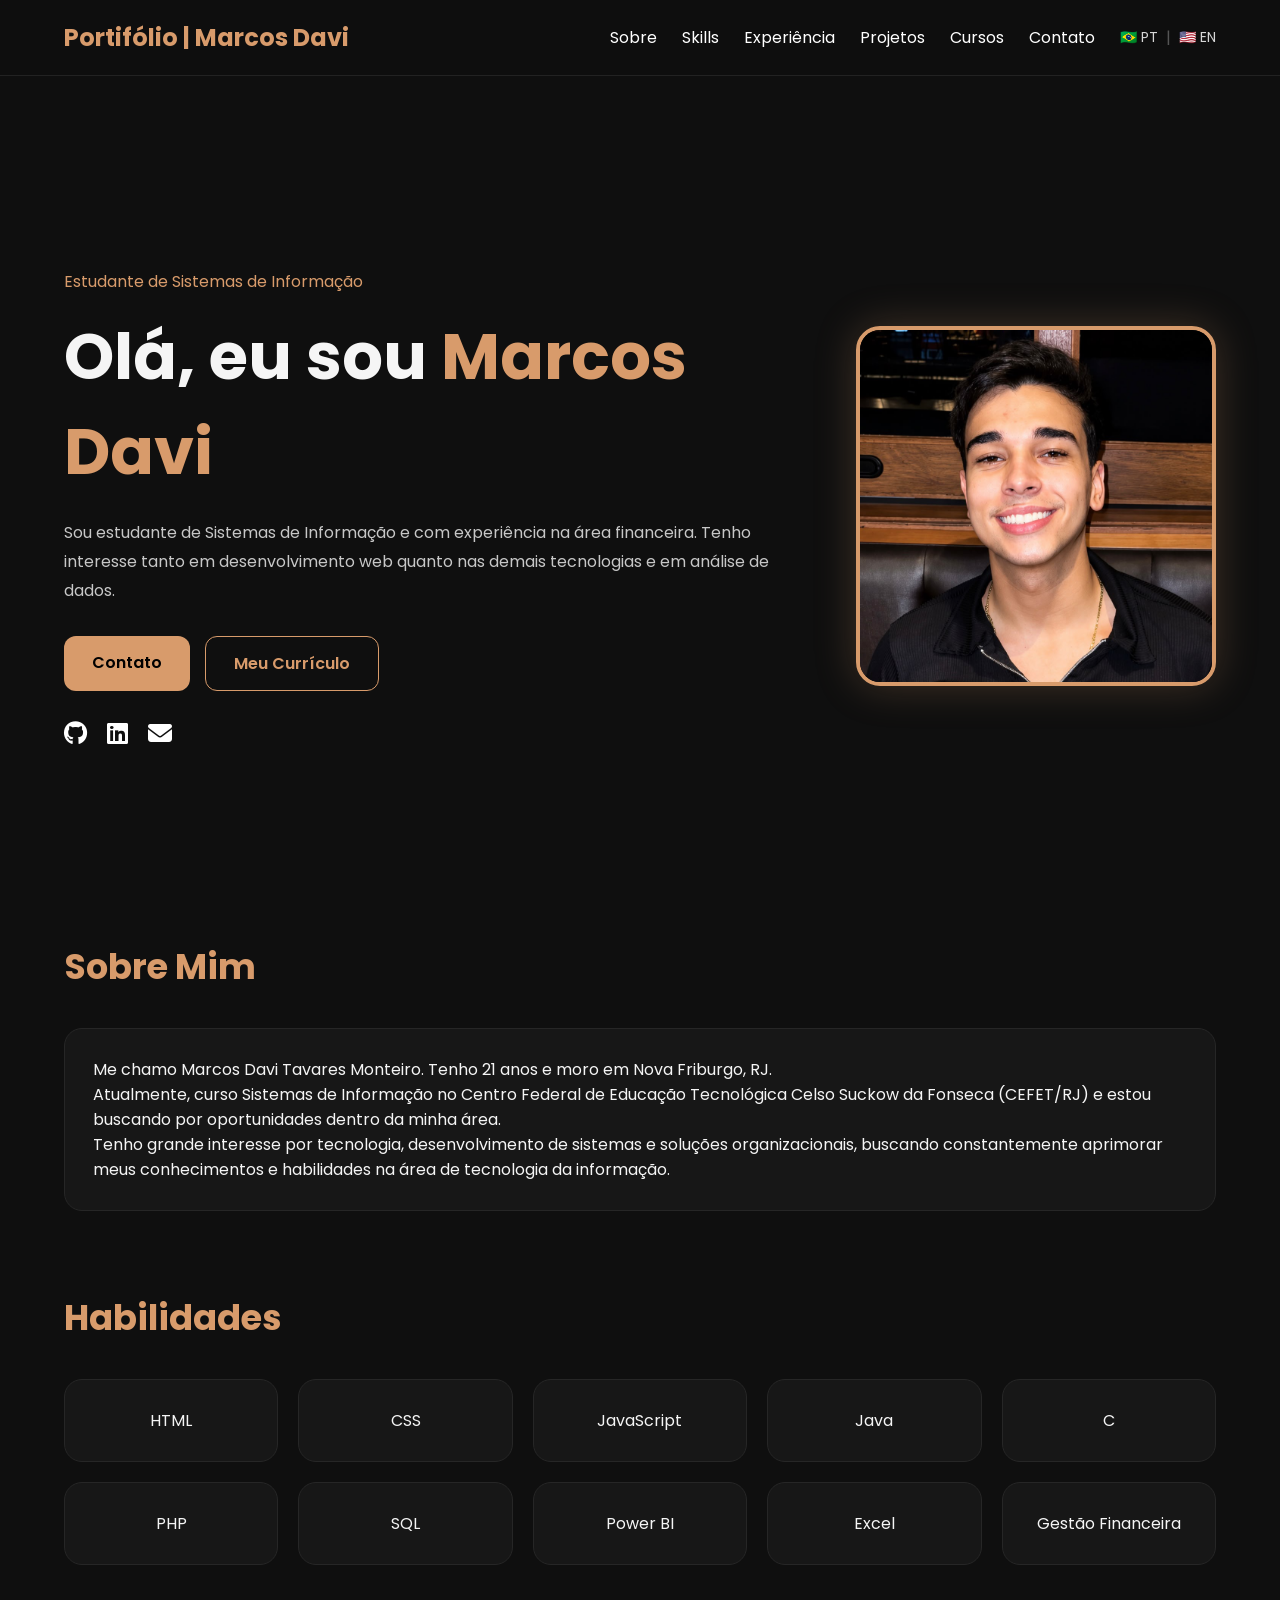
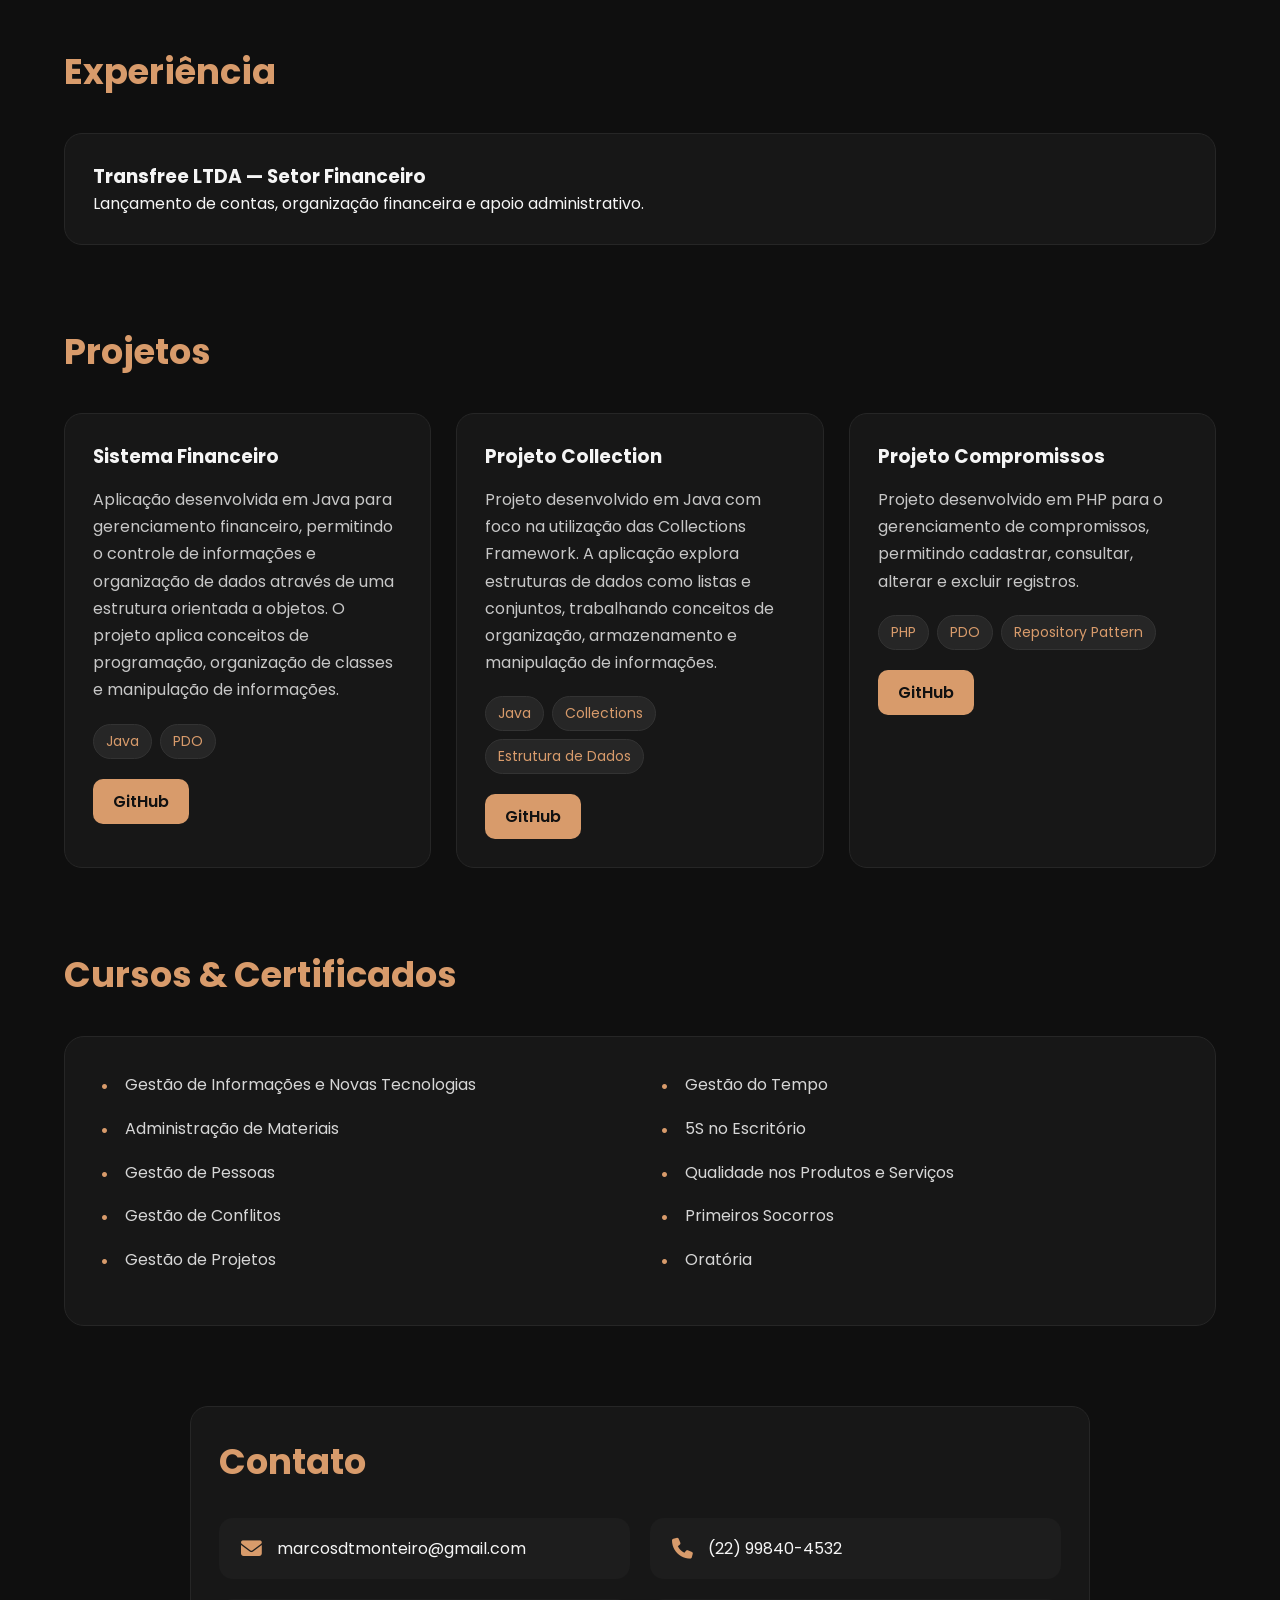
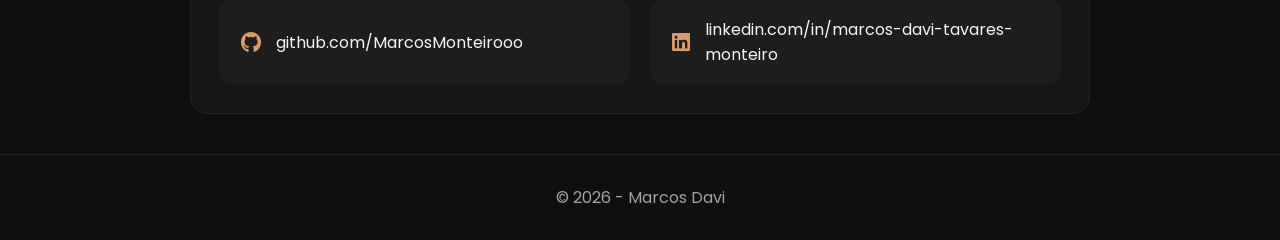
<file: index.html>
<!DOCTYPE html>
<html lang="pt-br">
<head>
    <meta charset="UTF-8">
    <meta name="viewport" content="width=device-width, initial-scale=1.0">

    <title>Marcos Davi | Portfólio</title>

    <link rel="stylesheet" href="style.css">

    <link rel="stylesheet"
    href="https://cdnjs.cloudflare.com/ajax/libs/font-awesome/6.5.2/css/all.min.css">
</head>
<body>

    <header>
        <div class="container nav">
            <h2 class="logo">Portifólio | Marcos Davi</h2>

            <nav>
                <a href="#sobre">Sobre</a>
                <a href="#skills">Skills</a>
                <a href="#experiencia">Experiência</a>
                <a href="#projetos">Projetos</a>
                <a href="#cursos">Cursos</a>
                <a href="#contato">Contato</a>

                <div class="language">
                <a href="index.html">🇧🇷 PT</a>
                <span>|</span>
                <a href="index-en.html">🇺🇸 EN</a>

    </div>

</nav>
            </nav>
        </div>
    </header>

    <section class="hero">

        <div class="container hero-content">

            <div class="hero-text">
                <p class="tag">Estudante de Sistemas de Informação</p>

                <h1>
                    Olá, eu sou <span>Marcos Davi</span>
                </h1>

                <p class="descricao">
                    Sou estudante de Sistemas de Informação e com experiência na área
                    financeira.
                    Tenho interesse tanto em desenvolvimento web quanto nas demais tecnologias e em análise de dados.
                    
                </p>

                <div class="buttons">
                    <a href="#contato" class="btn">Contato</a>

                    <a href="Currículo Marcos Monteiro.pdf"
                     target="_blank"
                     class="btn-outline">

                      Meu Currículo

                    </a>
                </div>

                <div class="socials">
                    <a href="https://github.com/MarcosMonteirooo" target="_blank">
                        <i class="fa-brands fa-github"></i>
                    </a>

                    <a href="https://linkedin.com/in/marcos-davi-tavares-monteiro" target="_blank">
                        <i class="fa-brands fa-linkedin"></i>
                    </a>

                    <a href="mailto:marcosdtmonteiro@gmail.com">
                        <i class="fa-solid fa-envelope"></i>
                    </a>
                </div>
            </div>

            <div class="hero-image">
                <img src="imagens/perfil.jpeg" alt="Foto Marcos Davi">
            </div>

        </div>
    </section>

    <section id="sobre" class="section">
        <div class="container">

            <h2 class="section-title">Sobre Mim</h2>

            <div class="card">
                <p>
                    Me chamo Marcos Davi Tavares Monteiro. Tenho 21 anos e moro em Nova Friburgo, RJ. 
                   
                </p>
                <p>
                    Atualmente, curso Sistemas de Informação no Centro Federal de Educação Tecnológica Celso Suckow da Fonseca (CEFET/RJ) e estou buscando por oportunidades dentro da minha área.
                </p>
                <p>
                      Tenho grande interesse por tecnologia, desenvolvimento de sistemas e soluções organizacionais, buscando constantemente aprimorar meus conhecimentos e habilidades na área de tecnologia da informação.
                </p>

            </div>

        </div>
    </section>

    <section id="skills" class="section">
        <div class="container">

            <h2 class="section-title">Habilidades</h2>

            <div class="skills-grid">

                <div class="skill-card">HTML</div>
                <div class="skill-card">CSS</div>
                <div class="skill-card">JavaScript</div>
                <div class="skill-card">Java</div>
                <div class="skill-card">C</div>
                <div class="skill-card">PHP</div>
                <div class="skill-card">SQL</div>
                <div class="skill-card">Power BI</div>
                <div class="skill-card">Excel</div>
                <div class="skill-card">Gestão Financeira</div>

            </div>

        </div>
    </section>

    <section id="experiencia" class="section">
        <div class="container">

            <h2 class="section-title">Experiência</h2>

            <div class="timeline-item">
                <h3>Transfree LTDA — Setor Financeiro</h3>

                <p>
                    Lançamento de contas, organização financeira e apoio administrativo.
                </p>
            </div>

        </div>
    </section>

    <section id="projetos" class="section">
        <div class="container">

            <h2 class="section-title">Projetos</h2>
    
            <div class="projects-grid">

            <div class="project-card">

                <h3>Sistema Financeiro</h3>

                <p>
                    Aplicação desenvolvida em Java para gerenciamento 
                    financeiro, permitindo o controle de informações e organização de dados através de uma estrutura orientada a objetos. O projeto aplica conceitos de programação, 
                    organização de classes e manipulação de informações.
                </p>

                <div class="project-tech">

                    <span>Java</span>
                    <span>PDO</span>

                </div>

                <a href="https://github.com/MarcosMonteirooo/Sistema-Financeiro.git"
                target="_blank"
                class="project-btn">
                    GitHub
                </a>

            </div>


            <div class="project-card">

                <h3>Projeto Collection</h3>

                <p>
                    Projeto desenvolvido em Java com foco na utilização das Collections Framework.
                    A aplicação explora estruturas de dados como listas e conjuntos, trabalhando conceitos de organização, armazenamento e manipulação de informações.
                </p>


                <div class="project-tech">

                    <span>Java</span>
                    <span>Collections</span>
                    <span>Estrutura de Dados</span>

                </div>

                <a href="https://github.com/MarcosMonteirooo/Projeto-Collection.git"
                target="_blank"
                class="project-btn">

                    GitHub

                </a>

                </div>


            <div class="project-card">

                <h3>Projeto Compromissos</h3>

                <p>
                    Projeto desenvolvido em PHP para o gerenciamento de compromissos, permitindo cadastrar, consultar, alterar e excluir registros.
                </p>


                <div class="project-tech">

                    <span>PHP</span>
                    <span>PDO</span>
                    <span>Repository Pattern</span>

                </div>
                <a href="https://github.com/MarcosMonteirooo/Projeto-Compromissos.git"
                target="_blank"
                class="project-btn">

                    GitHub

                </a>
                </div>

        </div>

    </div>

</section>

    <section id="cursos" class="section">
    <div class="container">

        <h2 class="section-title">Cursos & Certificados</h2>

        <div class="courses-card">

            <div class="course-column">
                <ul>
                    <li>Gestão de Informações e Novas Tecnologias</li>
                    <li>Administração de Materiais</li>
                    <li>Gestão de Pessoas</li>
                    <li>Gestão de Conflitos</li>
                    <li>Gestão de Projetos</li>
                </ul>
            </div>

            <div class="course-column">
                <ul>
                    <li>Gestão do Tempo</li>
                    <li>5S no Escritório</li>
                    <li>Qualidade nos Produtos e Serviços</li>
                    <li>Primeiros Socorros</li>
                    <li>Oratória</li>
                </ul>
            </div>

        </div>

    </div>
    </section>

    <section id="contato" class="section">
        <div class="contact-card">

        <h2 class="section-title">Contato</h2>

        <a href="mailto:marcosdtmonteiro@gmail.com" class="contact-item">
            <i class="fa-solid fa-envelope"></i>
            <span>marcosdtmonteiro@gmail.com</span>
        </a>

        <a href="tel:+5522998404532" class="contact-item">
            <i class="fa-solid fa-phone"></i>
            <span>(22) 99840-4532</span>
        </a>

        <a href="https://github.com/MarcosMonteirooo"
        target="_blank"
        class="contact-item">

            <i class="fa-brands fa-github"></i>
            <span>github.com/MarcosMonteirooo</span>
        </a>

        <a href="https://linkedin.com/in/marcos-davi-tavares-monteiro"
        target="_blank"
        class="contact-item">

            <i class="fa-brands fa-linkedin"></i>
            <span>linkedin.com/in/marcos-davi-tavares-monteiro</span>
        </a>

    </div>
    </section>

    <footer>
        <p>© 2026 - Marcos Davi</p>
    </footer>

</body>
</html>
</file>
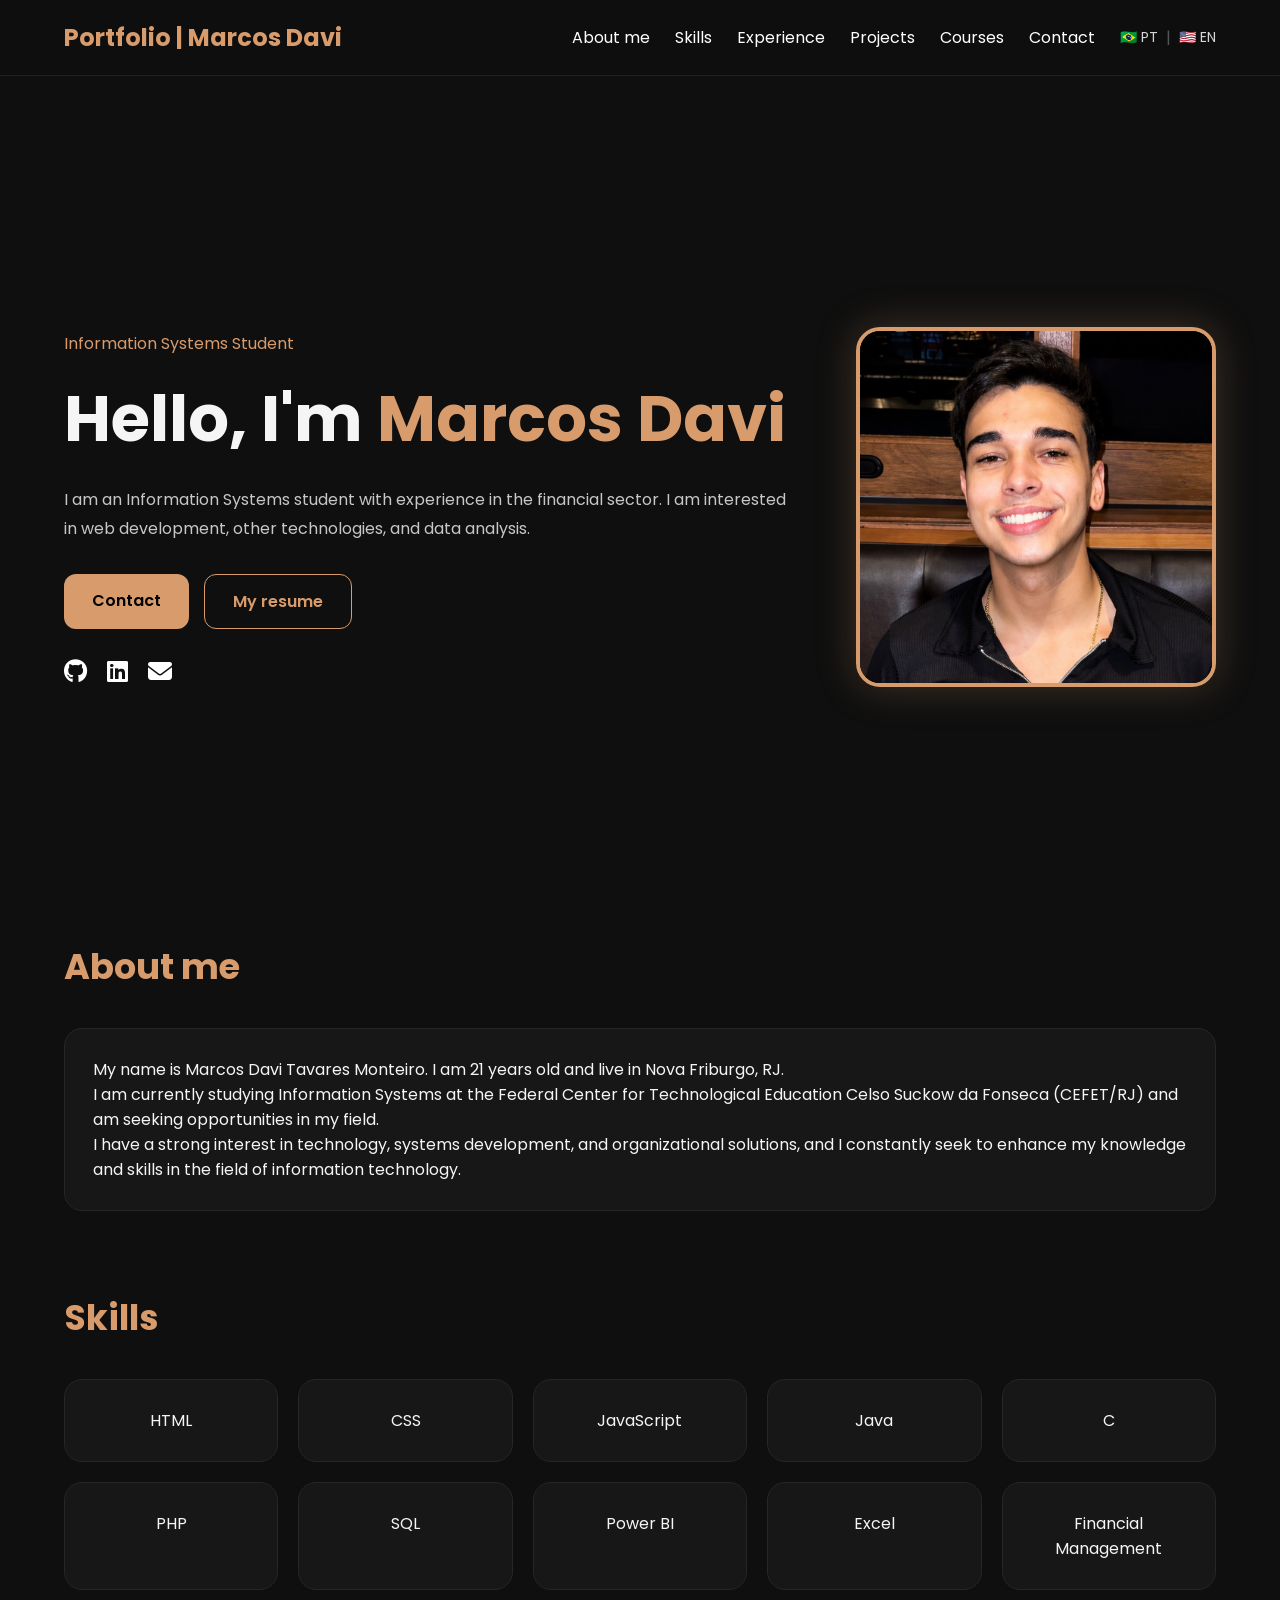
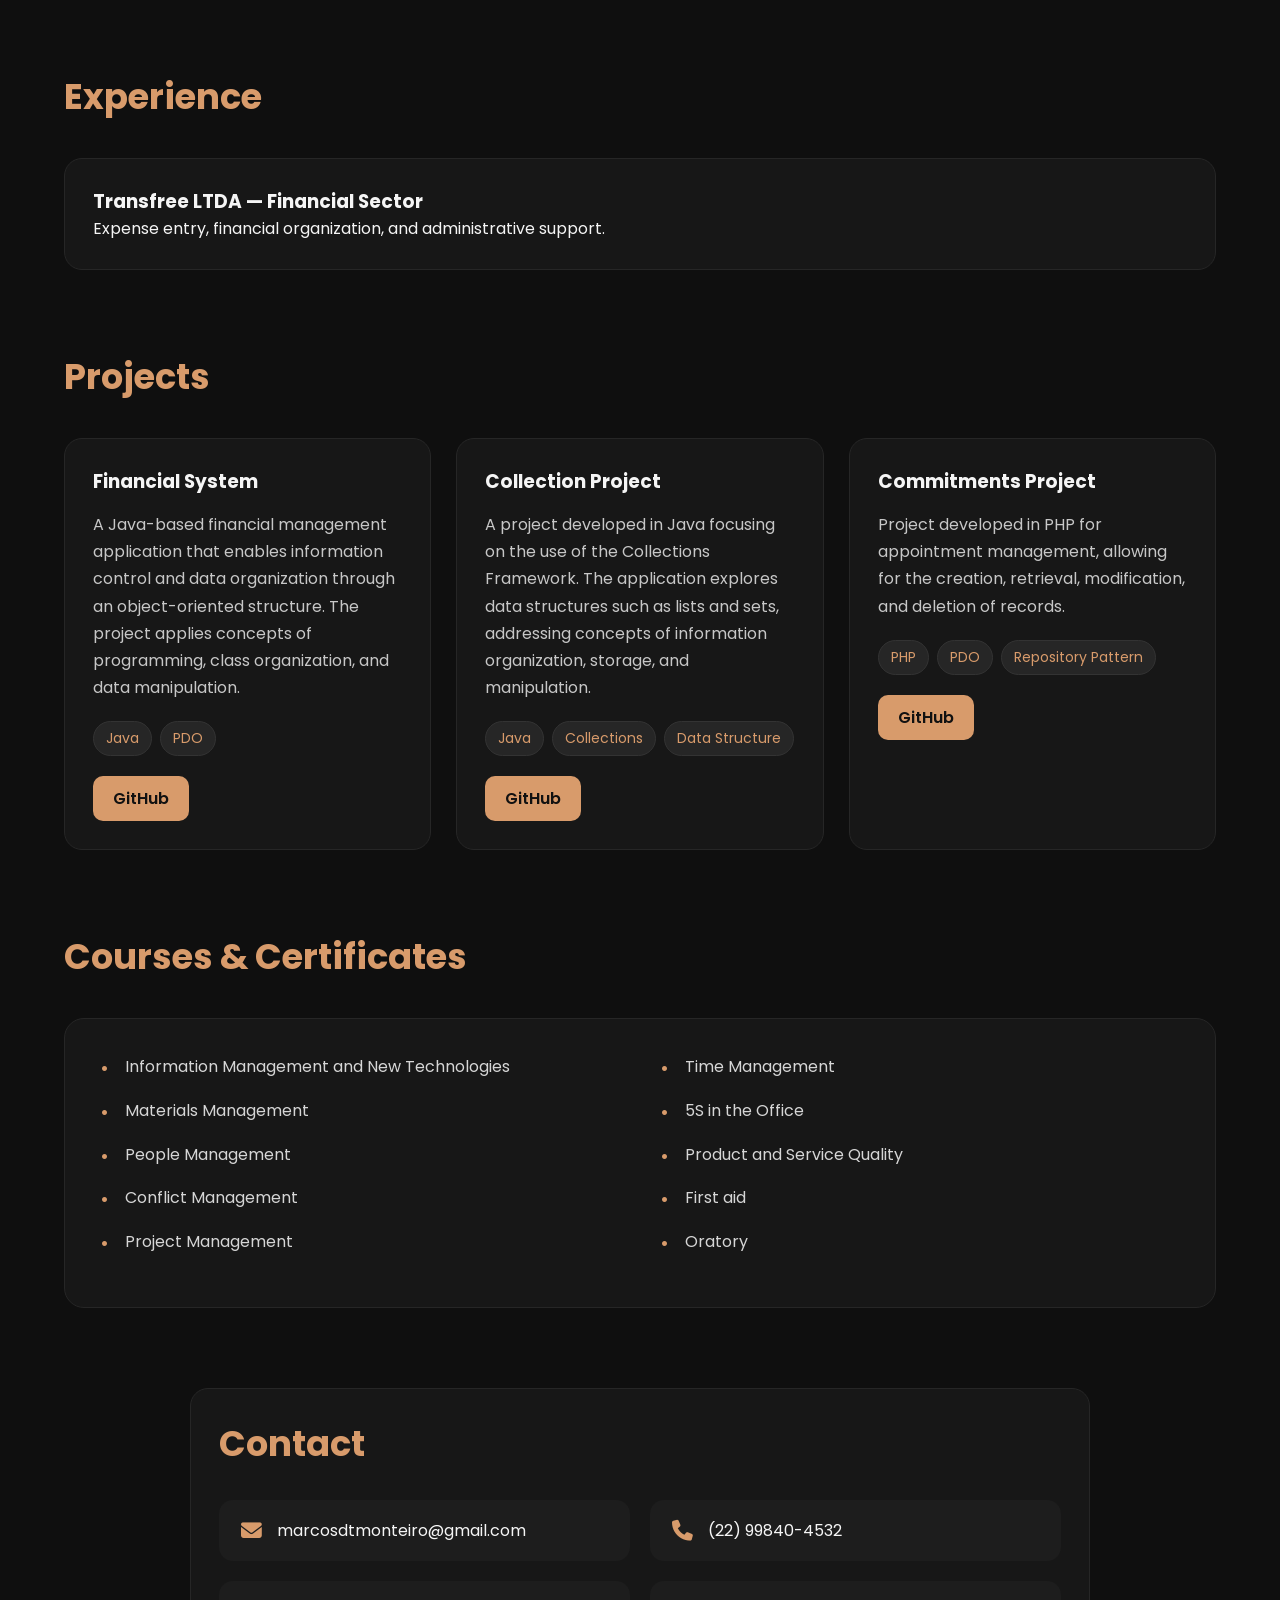
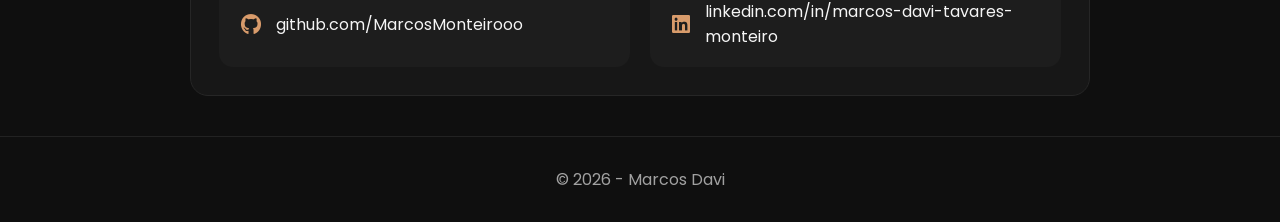
<file: index-en.html>
<!DOCTYPE html>
<html lang="en-US">
<head>
    <meta charset="UTF-8">
    <meta name="viewport" content="width=device-width, initial-scale=1.0">

    <title>Marcos Davi | Portfolio</title>

    <link rel="stylesheet" href="style.css">

    <link rel="stylesheet"
    href="https://cdnjs.cloudflare.com/ajax/libs/font-awesome/6.5.2/css/all.min.css">
</head>
<body>

    <header>
        <div class="container nav">
            <h2 class="logo">Portfolio | Marcos Davi</h2>

            <nav>
                <a href="#sobre">About me</a>
                <a href="#skills">Skills</a>
                <a href="#experiencia">Experience</a>
                <a href="#projetos">Projects</a>
                <a href="#cursos">Courses</a>
                <a href="#contato">Contact</a>

                <div class="language">
                <a href="index.html">🇧🇷 PT</a>
                <span>|</span>
                <a href="index-en.html">🇺🇸 EN</a>

    </div>

</nav>
            </nav>
        </div>
    </header>

    <section class="hero">

        <div class="container hero-content">

            <div class="hero-text">
                <p class="tag">Information Systems Student</p>

                <h1>
                    Hello, I'm <span>Marcos Davi</span>
                </h1>

                <p class="descricao">
                    I am an Information Systems student with experience in the financial sector.
                    I am interested in web development, other technologies, and data analysis.
                    
                </p>

                <div class="buttons">
                    <a href="#contato" class="btn">Contact</a>

                    <a href="Currículo Marcos Monteiro.pdf"
                     target="_blank"
                     class="btn-outline">

                      My resume

                    </a>
                </div>

                <div class="socials">
                    <a href="https://github.com/MarcosMonteirooo" target="_blank">
                        <i class="fa-brands fa-github"></i>
                    </a>

                    <a href="https://linkedin.com/in/marcos-davi-tavares-monteiro" target="_blank">
                        <i class="fa-brands fa-linkedin"></i>
                    </a>

                    <a href="mailto:marcosdtmonteiro@gmail.com">
                        <i class="fa-solid fa-envelope"></i>
                    </a>
                </div>
            </div>

            <div class="hero-image">
                <img src="imagens/perfil.jpeg" alt="Foto Marcos Davi">
            </div>

        </div>
    </section>

    <section id="sobre" class="section">
        <div class="container">

            <h2 class="section-title">About me</h2>

            <div class="card">
                <p>
                    My name is Marcos Davi Tavares Monteiro. I am 21 years old and live in Nova Friburgo, RJ.
                   
                </p>
                <p>
                      I am currently studying Information Systems at the Federal Center for Technological Education Celso Suckow da Fonseca (CEFET/RJ) and am seeking opportunities in my field.
                </p>
                <p>
                      I have a strong interest in technology, systems development, and organizational solutions, and I constantly seek to enhance my knowledge and skills in the field of information technology.
                </p>

            </div>

        </div>
    </section>

    <section id="skills" class="section">
        <div class="container">

            <h2 class="section-title">Skills</h2>

            <div class="skills-grid">

                <div class="skill-card">HTML</div>
                <div class="skill-card">CSS</div>
                <div class="skill-card">JavaScript</div>
                <div class="skill-card">Java</div>
                <div class="skill-card">C</div>
                <div class="skill-card">PHP</div>
                <div class="skill-card">SQL</div>
                <div class="skill-card">Power BI</div>
                <div class="skill-card">Excel</div>
                <div class="skill-card">Financial Management</div>

            </div>

        </div>
    </section>

    <section id="experiencia" class="section">
        <div class="container">

            <h2 class="section-title">Experience</h2>

            <div class="timeline-item">
                <h3>Transfree LTDA — Financial Sector</h3>

                <p>
                    Expense entry, financial organization, and administrative support.
                </p>
            </div>

        </div>
    </section>

    <section id="projetos" class="section">
        <div class="container">

            <h2 class="section-title">Projects</h2>
    
            <div class="projects-grid">

            <div class="project-card">

                <h3>Financial System</h3>

                <p>
                    A Java-based financial management application that enables information 
                    control and data organization through an object-oriented structure. The project applies concepts of programming, 
                    class organization, and data manipulation.
                </p>

                <div class="project-tech">

                    <span>Java</span>
                    <span>PDO</span>

                </div>

                <a href="https://github.com/MarcosMonteirooo/Sistema-Financeiro.git"
                target="_blank"
                class="project-btn">
                    GitHub
                </a>

            </div>


            <div class="project-card">

                <h3>Collection Project</h3>

                <p>
                    A project developed in Java focusing on the use of the Collections Framework.
                    The application explores data structures such as lists and sets, addressing concepts of information organization, storage, and manipulation.
                </p>


                <div class="project-tech">

                    <span>Java</span>
                    <span>Collections</span>
                    <span>Data Structure</span>

                </div>

                <a href="https://github.com/MarcosMonteirooo/Projeto-Collection.git"
                target="_blank"
                class="project-btn">

                    GitHub

                </a>

                </div>


            <div class="project-card">

                <h3>Commitments Project</h3>

                <p>
                    Project developed in PHP for appointment management, allowing for the creation, retrieval, modification, and deletion of records.
                </p>


                <div class="project-tech">

                    <span>PHP</span>
                    <span>PDO</span>
                    <span>Repository Pattern</span>

                </div>
                <a href="https://github.com/MarcosMonteirooo/Projeto-Compromissos.git"
                target="_blank"
                class="project-btn">

                    GitHub

                </a>
                </div>

        </div>

    </div>

</section>

    <section id="cursos" class="section">
    <div class="container">

        <h2 class="section-title">Courses & Certificates</h2>

        <div class="courses-card">

            <div class="course-column">
                <ul>
                    <li>Information Management and New Technologies</li>
                    <li>Materials Management</li>
                    <li>People Management</li>
                    <li>Conflict Management</li>
                    <li>Project Management</li>
                </ul>
            </div>

            <div class="course-column">
                <ul>
                    <li>Time Management</li>
                    <li>5S in the Office</li>
                    <li>Product and Service Quality</li>
                    <li>First aid</li>
                    <li>Oratory</li>
                </ul>
            </div>

        </div>

    </div>
    </section>

    <section id="contato" class="section">
        <div class="contact-card">

        <h2 class="section-title">Contact</h2>

        <a href="mailto:marcosdtmonteiro@gmail.com" class="contact-item">
            <i class="fa-solid fa-envelope"></i>
            <span>marcosdtmonteiro@gmail.com</span>
        </a>

        <a href="tel:+5522998404532" class="contact-item">
            <i class="fa-solid fa-phone"></i>
            <span>(22) 99840-4532</span>
        </a>

        <a href="https://github.com/MarcosMonteirooo"
        target="_blank"
        class="contact-item">

            <i class="fa-brands fa-github"></i>
            <span>github.com/MarcosMonteirooo</span>
        </a>

        <a href="https://linkedin.com/in/marcos-davi-tavares-monteiro"
        target="_blank"
        class="contact-item">

            <i class="fa-brands fa-linkedin"></i>
            <span>linkedin.com/in/marcos-davi-tavares-monteiro</span>
        </a>

    </div>
    </section>

    <footer>
        <p>© 2026 - Marcos Davi</p>
    </footer>

</body>
</html>
</file>
<file: style.css>
@import url('https://fonts.googleapis.com/css2?family=Poppins:wght@300;400;500;600;700&display=swap');

* {
    margin: 0;
    padding: 0;
    box-sizing: border-box;
}

html {
    scroll-behavior: smooth;
}

body {
    font-family: 'Poppins', sans-serif;
    background: #0f0f0f;
    color: #f5f5f5;
}

.container {
    width: 90%;
    max-width: 1200px;
    margin: auto;
}

header {
    width: 100%;
    position: fixed;
    top: 0;
    backdrop-filter: blur(10px);
    background: rgba(15,15,15,0.7);
    border-bottom: 1px solid #222;
}

.nav {
    display: flex;
    justify-content: space-between;
    align-items: center;
    padding: 20px 0;
}

.logo {
    color: #d89b6b;
}

nav {
    display: flex;
    gap: 25px;
}

nav a {
    color: white;
    text-decoration: none;
    transition: 0.3s;
}

nav a:hover {
    color: #d89b6b;
}

.hero {
    min-height: 100vh;
    display: flex;
    align-items: center;
    padding-top: 120px;
}

.hero-content {
    display: flex;
    align-items: center;
    justify-content: space-between;
    gap: 60px;
}

.hero-text {
    flex: 1;
}

.tag {
    color: #d89b6b;
    margin-bottom: 15px;
}

.hero h1 {
    font-size: 4rem;
    margin-bottom: 20px;
}

.hero h1 span {
    color: #d89b6b;
}

.descricao {
    color: #c7c7c7;
    line-height: 1.8;
    margin-bottom: 30px;
}

.buttons {
    display: flex;
    gap: 15px;
    margin-bottom: 25px;
}

.btn,
.btn-outline {
    padding: 14px 28px;
    border-radius: 12px;
    text-decoration: none;
    font-weight: 600;
    transition: 0.3s;
}

.btn {
    background: #d89b6b;
    color: black;
}

.btn-outline {
    border: 1px solid #d89b6b;
    color: #d89b6b;
}

.btn:hover,
.btn-outline:hover {
    transform: translateY(-3px);
}

.socials {
    display: flex;
    gap: 20px;
}

.socials a {
    color: white;
    font-size: 1.5rem;
}

.hero-image img {

    width: 360px;
    height: 360px;

    object-fit: cover;
    object-position: center;

    border-radius: 24px;
    border: 4px solid #d89b6b;

    box-shadow: 0 0 40px rgba(216,155,107,.25);

}

.section {
    padding: 40px 0;
}

.section-title {
    color: #d89b6b;
    margin-bottom: 35px;
    font-size: 2.2rem;
}

.card,
.skill-card,
.timeline-item,
.contact-card {
    background: #171717;
    border: 1px solid #262626;
    border-radius: 18px;
    padding: 28px;
}

.skills-grid {
    display: grid;
    grid-template-columns: repeat(auto-fit, minmax(180px, 1fr));
    gap: 20px;
}

.skill-card {
    text-align: center;
}

footer {
    text-align: center;
    padding: 30px;
    border-top: 1px solid #222;
    color: #a1a1a1;
}

@media (max-width: 900px) {

    nav {
        display: none;
    }

    .hero-content {
        flex-direction: column-reverse;
        text-align: center;
    }

    .hero h1 {
        font-size: 3rem;
    }

    .buttons,
    .socials {
        justify-content: center;
    }

    .hero-image img {
        width: 280px;
    }
}
.courses-card {
    display: flex;
    gap: 40px;
    background: #171717;
    border: 1px solid #262626;
    border-radius: 20px;
    padding: 35px;
    flex-wrap: wrap;
}

.course-column {
    flex: 1;
    min-width: 250px;
}

.course-column ul {
    list-style: none;
}

.course-column li {
    margin-bottom: 18px;
    color: #d6d6d6;
    position: relative;
    padding-left: 25px;
    line-height: 1.6;
}

.course-column li::before {
    content: "•";
    position: absolute;
    left: 0;
    color: #d89b6b;
    font-size: 1.2rem;
}

.contact-card {

    display: grid;

    grid-template-columns: 1fr 1fr;

    gap: 20px;

    max-width: 900px;

    margin: auto;

}

.contact-card .section-title {
    grid-column: 1 / -1;
    margin-bottom: 10px;
}

.contact-item {
    display: flex;
    align-items: center;
    gap: 15px;

    text-decoration: none;
    color: #f5f5f5;

    background: #1d1d1d;
    padding: 18px 22px;
    border-radius: 14px;

    transition: 0.3s;
}

.contact-item i {
    font-size: 1.3rem;
    color: #d89b6b;
}

.contact-item:hover {
    transform: translateX(5px);
    border: 1px solid #d89b6b;
    background: #202020;
}

.projects-grid {

    display: grid;
    grid-template-columns: repeat(auto-fit, minmax(280px, 1fr));
    gap: 25px;

}


.project-card {

    background: #171717;

    border: 1px solid #262626;

    padding: 28px;

    border-radius: 18px;

    transition: 0.3s;

}


.project-card:hover {

    transform: translateY(-5px);

}


.project-card h3 {

    margin-bottom: 15px;

}


.project-card p {

    color: #c7c7c7;

    line-height: 1.7;

    margin-bottom: 20px;

}


.project-tech {

    display:flex;

    flex-wrap:wrap;

    gap:8px;

    margin-bottom:20px;

}


.project-tech span {

    background:#262626;

    color:#d89b6b;

    padding:6px 12px;

    border-radius:20px;

    font-size:14px;

    border:1px solid #333;

}



.project-btn {

    display:inline-block;

    padding:10px 20px;

    border-radius:10px;

    text-decoration:none;

    background:#d89b6b;

    color:#111;

    font-weight:600;

    transition:0.3s;

}


.project-btn:hover {

    transform:translateY(-3px);

}

.language {

    display:flex;

    gap:8px;

    align-items:center;

}


.language a {

    color:#d6d6d6;

    text-decoration:none;

    font-size:14px;

    transition:0.3s;

}


.language a:hover {

    color:#d89b6b;

}


.language span {

    color:#555;

}

@media (max-width: 900px) {

    nav {
        display:none;
    }

}
</file>
